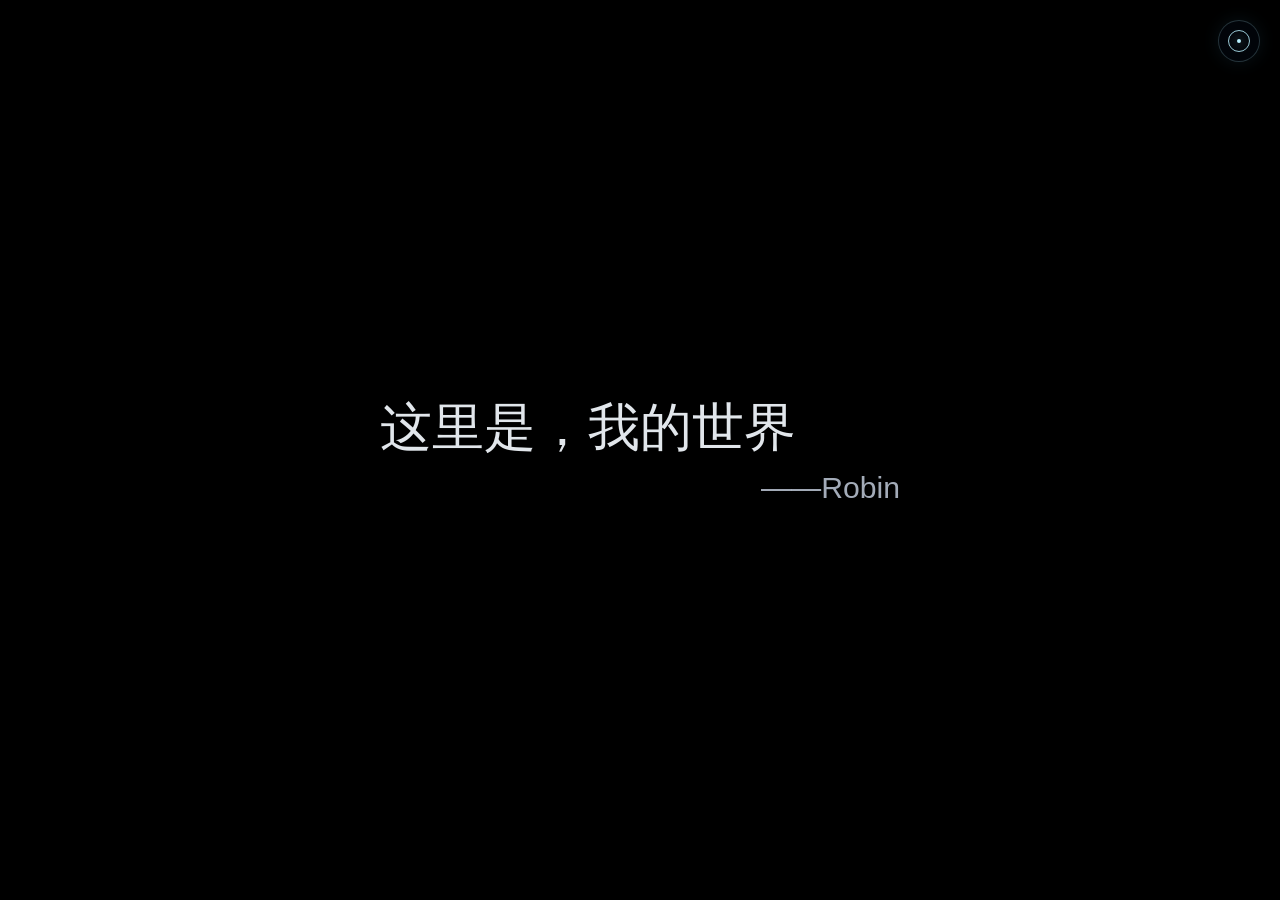
<file: index.html>
<!doctype html>
<html lang="zh-CN">
  <head>
    <meta charset="utf-8" />
    <meta name="viewport" content="width=device-width, initial-scale=1" />
    <meta name="description" content="Robin 的个人宇宙地图。" />
    <meta name="theme-color" content="#02040b" />
    <title>Robin | 个人宇宙地图</title>
    <link
      rel="icon"
      href="data:image/svg+xml,%3Csvg xmlns='http://www.w3.org/2000/svg' viewBox='0 0 64 64'%3E%3Crect width='64' height='64' rx='32' fill='%2302040b'/%3E%3Ccircle cx='32' cy='32' r='4' fill='%23b9f1ff'/%3E%3C/svg%3E"
    />
    <link rel="stylesheet" href="./styles.css?v=ink-universe-1" />
  </head>
  <body>
    <main class="universe-app" id="universe-app" aria-label="Robin 的个人宇宙地图">
      <section class="intro-screen" id="intro-screen" aria-live="polite">
        <div class="intro-message" id="intro-message">
          <p>这里是，我的世界</p>
          <p class="intro-signature">——Robin</p>
        </div>
      </section>

      <canvas id="universe-canvas" class="universe-canvas" aria-hidden="true"></canvas>

      <section class="hero-hud" id="hero-hud" aria-hidden="true">
        <p class="hero-kicker">星辰 · 进化之路</p>
        <h1 class="hero-name">Robin</h1>
        <p class="hero-subtitle">
          这里是，我的世界。
          <span class="hero-signature">—— 一个进化者的深空星图</span>
        </p>
      </section>

      <nav class="star-compass" id="star-compass" aria-label="星图导航">
        <button class="compass-toggle" id="compass-toggle" type="button" aria-label="打开星图导航">
          <span class="compass-icon">
            <span class="compass-ring-nav"></span>
            <span class="compass-core-nav"></span>
          </span>
        </button>
        <ul class="compass-menu" id="compass-menu" role="list">
          <li><button class="compass-anchor" data-nav="origin" type="button">星路入口</button></li>
          <li><button class="compass-anchor" data-nav="current" type="button">当前</button></li>
          <li><button class="compass-anchor" data-nav="past" type="button">远处节点</button></li>
        </ul>
      </nav>

      <p class="interaction-hint" id="interaction-hint" aria-hidden="true">
        触控板环视 · 捏合飞行 · 点击星标阅读
      </p>

      <section class="universe-fallback" id="universe-fallback" hidden aria-live="polite">
        <div class="universe-fallback__ink" aria-hidden="true"></div>
        <div class="universe-fallback__content">
          <p>墨色暂时无法成形</p>
          <span>请刷新页面，再次进入这方宇宙。</span>
        </div>
      </section>

      <section
        class="reading-overlay"
        id="reading-overlay"
        role="dialog"
        aria-modal="true"
        aria-hidden="true"
      >
        <button class="reading-close" id="reading-close" type="button" aria-label="关闭阅读">
          ×
        </button>
        <article class="reading-content" id="reading-content" tabindex="-1"></article>
      </section>

      <div class="interact-prompt" id="interact-prompt" role="button" tabindex="0" aria-hidden="true" hidden>
        <span class="interact-prompt__key">F</span>
        <span class="interact-prompt__label" id="interact-prompt-label">阅读</span>
      </div>

    </main>

    <noscript>
      <section class="noscript-fallback">
        <h1>Robin | 个人宇宙地图</h1>
        <p>这个页面需要启用 JavaScript 才能展示宇宙地图。</p>
      </section>
    </noscript>

    <script type="module" src="./src/app.mjs?v=universe-map-3"></script>
  </body>
</html>
</file>
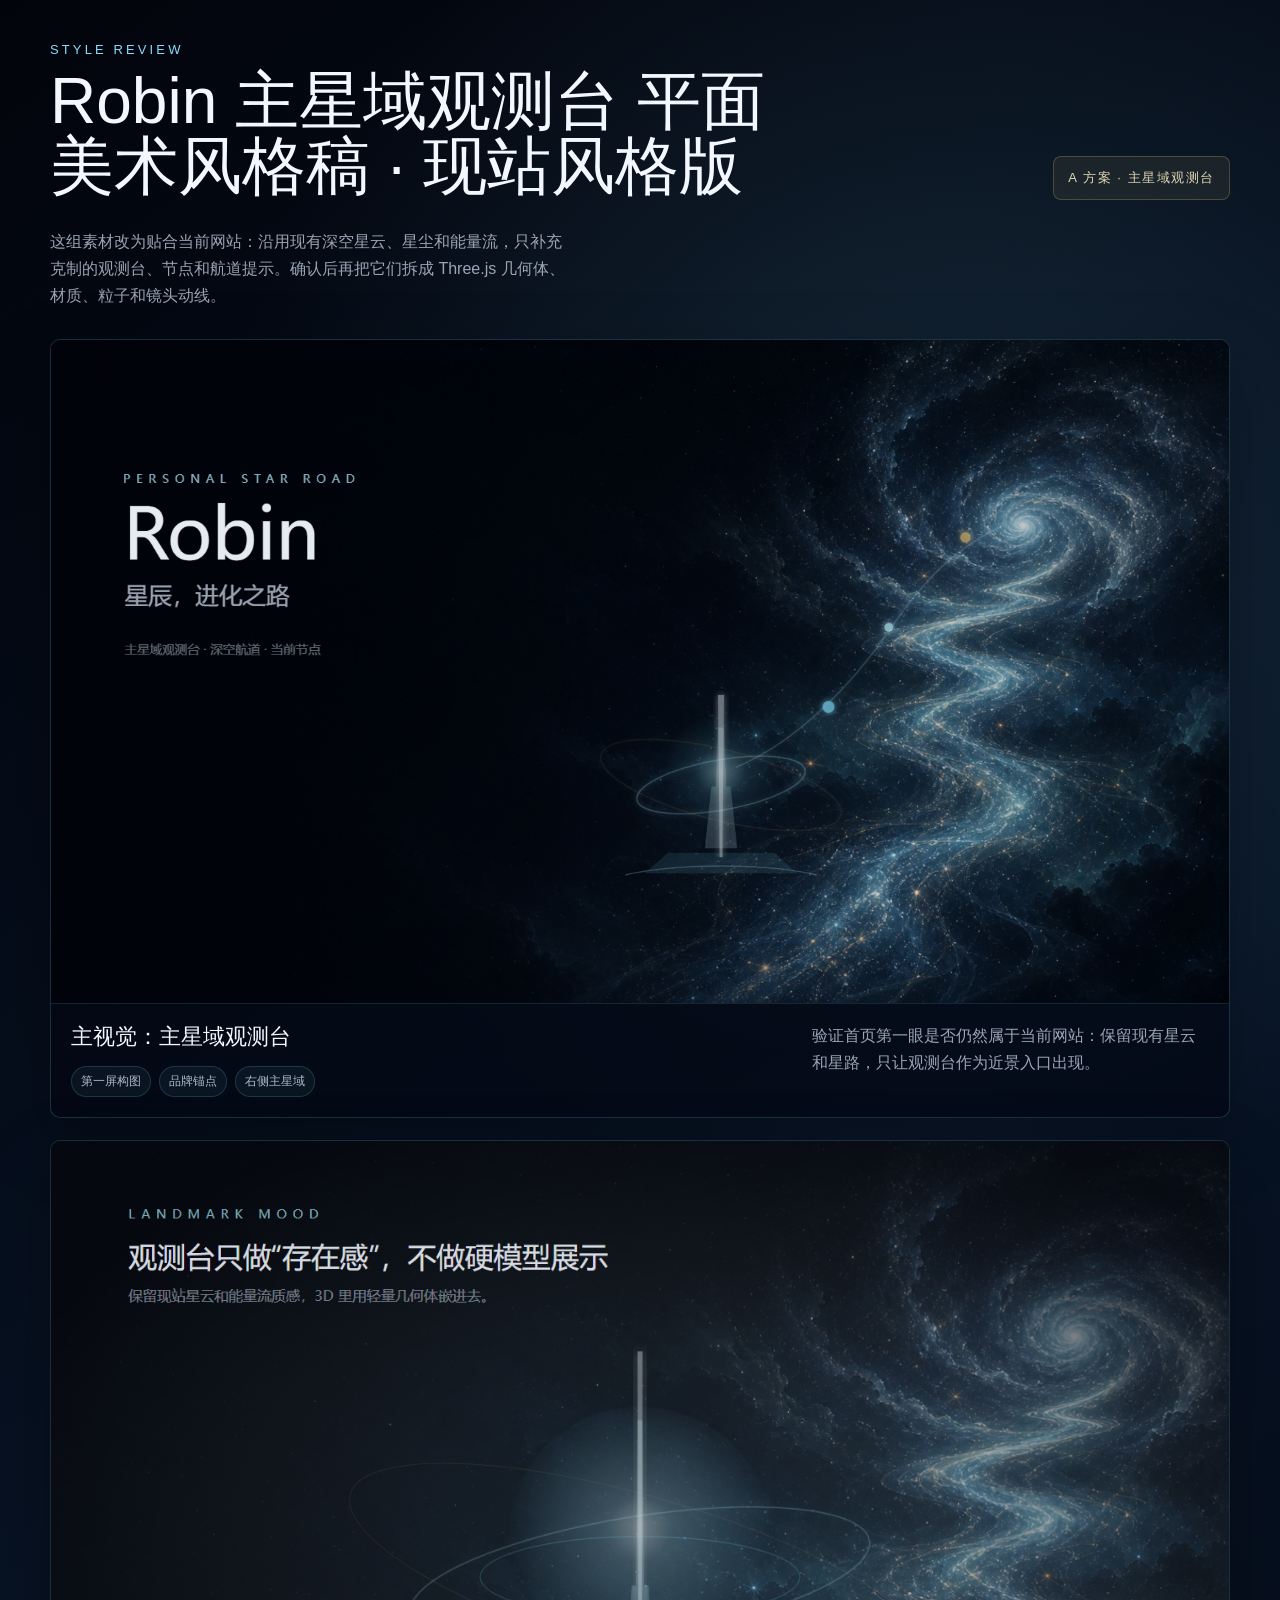
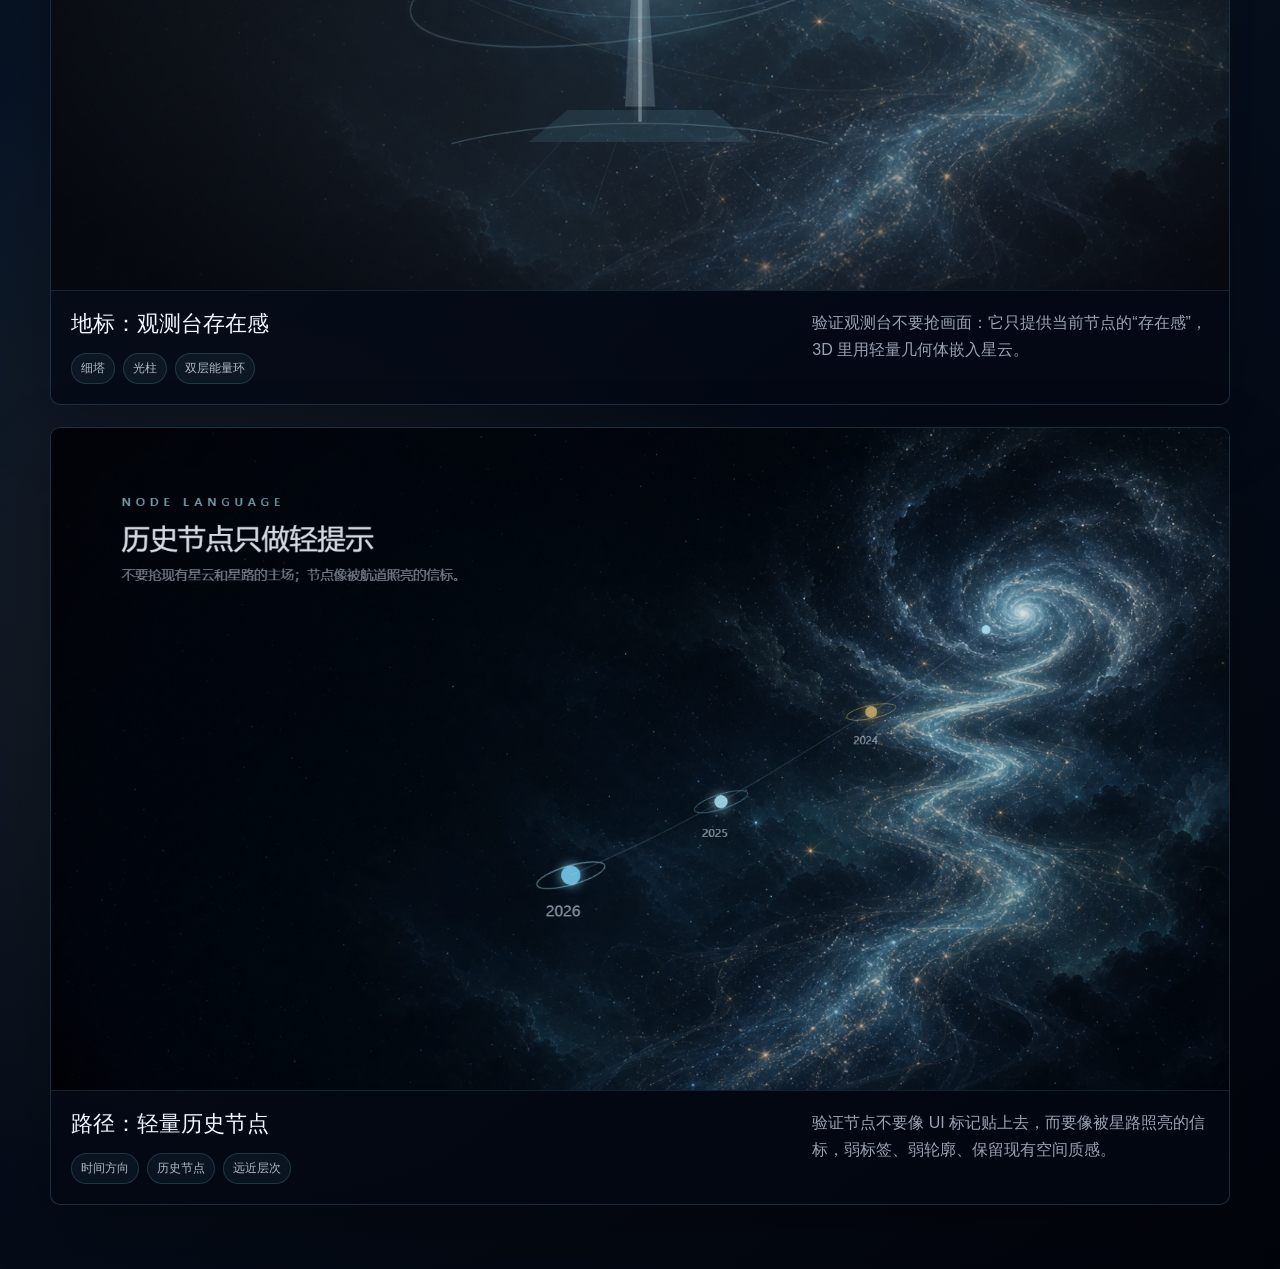
<file: assets/concepts/style-review.html>
<!doctype html>
<html lang="zh-CN">
  <head>
    <meta charset="utf-8" />
    <meta name="viewport" content="width=device-width, initial-scale=1" />
    <title>Robin 3D World Style Review</title>
    <style>
      :root {
        color-scheme: dark;
        --bg: #02040b;
        --panel: rgba(3, 8, 18, 0.72);
        --line: rgba(130, 223, 255, 0.18);
        --text: #f3f7ff;
        --muted: rgba(226, 237, 255, 0.68);
        --ice: #82dfff;
        --gold: #d8b86a;
        font-family: Inter, "Microsoft YaHei UI", "Microsoft YaHei", Arial, sans-serif;
      }

      * {
        box-sizing: border-box;
      }

      body {
        margin: 0;
        min-height: 100vh;
        color: var(--text);
        background:
          radial-gradient(circle at 72% 18%, rgba(130, 223, 255, 0.12), transparent 28%),
          radial-gradient(circle at 18% 78%, rgba(216, 184, 106, 0.08), transparent 24%),
          linear-gradient(145deg, #02040b 0%, #081426 48%, #02040b 100%);
      }

      main {
        width: min(1180px, calc(100vw - 40px));
        margin: 0 auto;
        padding: 42px 0 64px;
      }

      header {
        display: grid;
        grid-template-columns: minmax(0, 1fr) auto;
        gap: 24px;
        align-items: end;
        margin-bottom: 28px;
      }

      h1,
      h2,
      p {
        margin: 0;
      }

      .eyebrow {
        margin-bottom: 12px;
        color: var(--ice);
        font-size: 13px;
        letter-spacing: 0.24em;
        text-transform: uppercase;
      }

      h1 {
        max-width: 760px;
        font-size: clamp(36px, 5vw, 68px);
        line-height: 1.02;
        font-weight: 520;
      }

      .summary {
        max-width: 520px;
        color: var(--muted);
        font-size: 16px;
        line-height: 1.7;
      }

      .direction {
        padding: 12px 14px;
        color: rgba(255, 246, 204, 0.86);
        font-size: 13px;
        letter-spacing: 0.12em;
        border: 1px solid rgba(216, 184, 106, 0.26);
        border-radius: 8px;
        background: rgba(216, 184, 106, 0.08);
      }

      .grid {
        display: grid;
        gap: 22px;
      }

      .piece {
        overflow: hidden;
        border: 1px solid var(--line);
        border-radius: 10px;
        background: var(--panel);
        box-shadow: 0 24px 68px rgba(0, 0, 0, 0.28);
      }

      .piece img {
        display: block;
        width: 100%;
        height: auto;
        background: #02040b;
      }

      .piece-body {
        display: grid;
        grid-template-columns: minmax(0, 1fr) minmax(280px, 0.55fr);
        gap: 20px;
        padding: 18px 20px 20px;
        border-top: 1px solid rgba(130, 223, 255, 0.12);
      }

      h2 {
        font-size: 22px;
        font-weight: 520;
      }

      .piece-body p {
        color: var(--muted);
        line-height: 1.7;
      }

      .notes {
        display: flex;
        flex-wrap: wrap;
        gap: 8px;
        margin-top: 14px;
      }

      .notes span {
        padding: 6px 9px;
        color: rgba(226, 237, 255, 0.76);
        font-size: 12px;
        border: 1px solid rgba(130, 223, 255, 0.16);
        border-radius: 999px;
        background: rgba(130, 223, 255, 0.06);
      }

      @media (max-width: 820px) {
        header,
        .piece-body {
          grid-template-columns: 1fr;
        }

        main {
          width: min(100vw - 28px, 1180px);
          padding-top: 28px;
        }
      }
    </style>
  </head>
  <body>
    <main>
      <header>
        <div>
          <p class="eyebrow">Style Review</p>
          <h1>Robin 主星域观测台 平面美术风格稿 · 现站风格版</h1>
        </div>
        <div class="direction">A 方案 · 主星域观测台</div>
      </header>

      <p class="summary">
        这组素材改为贴合当前网站：沿用现有深空星云、星尘和能量流，只补充克制的观测台、节点和航道提示。确认后再把它们拆成 Three.js 几何体、材质、粒子和镜头动线。
      </p>

      <div class="grid" style="margin-top: 30px">
        <section class="piece">
          <img src="./current-site-style-main-world.png" alt="主星域观测台主视觉风格稿" />
          <div class="piece-body">
            <div>
              <h2>主视觉：主星域观测台</h2>
              <div class="notes">
                <span>第一屏构图</span>
                <span>品牌锚点</span>
                <span>右侧主星域</span>
              </div>
            </div>
            <p>验证首页第一眼是否仍然属于当前网站：保留现有星云和星路，只让观测台作为近景入口出现。</p>
          </div>
        </section>

        <section class="piece">
          <img src="./current-site-style-observatory-detail.png" alt="观测台地标细节风格稿" />
          <div class="piece-body">
            <div>
              <h2>地标：观测台存在感</h2>
              <div class="notes">
                <span>细塔</span>
                <span>光柱</span>
                <span>双层能量环</span>
              </div>
            </div>
            <p>验证观测台不要抢画面：它只提供当前节点的“存在感”，3D 里用轻量几何体嵌入星云。</p>
          </div>
        </section>

        <section class="piece">
          <img src="./current-site-style-route-nodes.png" alt="深空航道与历史信标风格稿" />
          <div class="piece-body">
            <div>
              <h2>路径：轻量历史节点</h2>
              <div class="notes">
                <span>时间方向</span>
                <span>历史节点</span>
                <span>远近层次</span>
              </div>
            </div>
            <p>验证节点不要像 UI 标记贴上去，而要像被星路照亮的信标，弱标签、弱轮廓、保留现有空间质感。</p>
          </div>
        </section>
      </div>
    </main>
  </body>
</html>
</file>
<file: styles.css>
/* ===== Design Tokens ===== */
:root {
  color-scheme: dark;

  /* Color */
  --bg: #050914;
  --bg-deep: #02040b;
  --text: #f3f7ff;
  --muted: rgba(226, 237, 255, 0.68);
  --faint: rgba(226, 237, 255, 0.38);
  --ice: #82dfff;
  --ice-strong: #b9f1ff;
  --gold: #d8b86a;
  --panel: rgba(3, 8, 18, 0.62);
  --panel-border: rgba(165, 222, 234, 0.22);
  --focus-ring: rgba(130, 223, 255, 0.7);

  /* Canvas rendering (RGB tuples for JS canvas API) */
  --ice-rgb: 130, 223, 255;
  --ice-strong-rgb: 185, 241, 255;
  --gold-rgb: 216, 184, 106;
  --star-core-rgb: 235, 250, 255;
  --star-fill-rgb: 221, 238, 255;
  --dust-dim-rgb: 226, 244, 255;
  --path-ambient-rgb: 210, 232, 246;
  --path-start-rgb: 218, 244, 255;
  --label-rgb: 218, 244, 255;
  --star-shadow-rgb: 130, 223, 255;

  /* Typography */
  --body-font: Inter, "Microsoft YaHei UI", "Microsoft YaHei", "PingFang SC",
    "Noto Sans CJK SC", Arial, sans-serif;

  /* Spacing */
  --space-xs: 4px;
  --space-sm: 8px;
  --space-md: 12px;
  --space-lg: 16px;
  --space-xl: 20px;
  --space-2xl: 24px;
  --space-3xl: 32px;

  /* Radius */
  --radius-sm: 4px;
  --radius-md: 8px;
  --radius-lg: 16px;
  --radius-full: 9999px;

  /* Transition */
  --ease-out: cubic-bezier(0.16, 1, 0.3, 1);
  --duration-fast: 180ms;
  --duration-normal: 260ms;
  --duration-slow: 520ms;
}

/* ===== Reset ===== */
* {
  box-sizing: border-box;
}

html,
body {
  width: 100%;
  min-height: 100%;
  margin: 0;
  background: var(--bg-deep);
  color: var(--text);
  font-family: var(--body-font);
  overflow: hidden;
}

button,
a {
  font: inherit;
}

/* ===== Focus Ring (shared) ===== */
:focus-visible {
  outline: 2px solid var(--focus-ring);
  outline-offset: 2px;
}

:focus:not(:focus-visible) {
  outline: none;
}

/* ===== Main Stage ===== */

/* ===== Star Canvas ===== */
.star-canvas {
  position: absolute;
  inset: 0;
  width: 100%;
  height: 100%;
  z-index: 1;
  display: block;
  touch-action: none;
  cursor: grab;
}

.star-canvas:active {
  cursor: grabbing;
}

/* ===== Hero Title ===== */
.hero-title {
  position: absolute;
  top: clamp(132px, 24vh, 210px);
  left: clamp(30px, 8vw, 126px);
  z-index: 3;
  max-width: min(430px, calc(100vw - 60px));
  pointer-events: none;
  transition:
    opacity var(--duration-slow) var(--ease-out),
    filter var(--duration-slow) var(--ease-out),
    transform var(--duration-slow) var(--ease-out);
}

.hero-title.is-stardust {
  opacity: 0;
  filter: blur(8px);
  transform: translateY(-10px);
}

.hero-kicker,
.hero-title h1,
.hero-subtitle {
  margin: 0;
  letter-spacing: 0;
}

.hero-kicker {
  margin-bottom: 18px;
  color: rgba(185, 241, 255, 0.66);
  font-size: 13px;
  line-height: 1;
  letter-spacing: 0.22em;
  text-transform: uppercase;
}

.hero-title h1 {
  font-size: clamp(56px, 7.4vw, 104px);
  font-weight: 500;
  line-height: 0.92;
  color: rgba(244, 250, 255, 0.96);
  text-shadow:
    0 0 30px rgba(2, 4, 11, 0.72),
    0 0 42px rgba(130, 223, 255, 0.18);
}

.hero-subtitle {
  margin-top: var(--space-xl);
  color: rgba(226, 237, 255, 0.78);
  font-size: clamp(18px, 2.1vw, 28px);
  font-weight: 300;
  line-height: 1.5;
  text-shadow: 0 0 22px rgba(2, 4, 11, 0.72);
}

/* ===== Compass Button ===== */
.compass-button {
  position: absolute;
  top: var(--space-xl);
  right: var(--space-xl);
  z-index: 6;
  display: grid;
  width: 42px;
  height: 42px;
  padding: 0;
  place-items: center;
  color: var(--ice-strong);
  background: rgba(4, 10, 22, 0.44);
  border: 1px solid rgba(165, 222, 234, 0.22);
  border-radius: 50%;
  box-shadow: 0 0 18px rgba(80, 179, 221, 0.1);
  cursor: pointer;
  backdrop-filter: blur(10px);
  transition:
    transform var(--duration-fast) var(--ease-out),
    box-shadow var(--duration-fast) var(--ease-out),
    border-color var(--duration-fast) var(--ease-out);
}

.compass-button:hover {
  transform: scale(1.08);
  box-shadow: 0 0 24px rgba(80, 179, 221, 0.24);
  border-color: rgba(165, 222, 234, 0.44);
}

.compass-button:active {
  transform: scale(0.94);
}

/* Compass icon parts */
.compass-ring {
  position: absolute;
  width: 25px;
  height: 25px;
  border: 1px solid currentColor;
  border-radius: 50%;
  opacity: 0.82;
}

.compass-ring::before,
.compass-ring::after {
  position: absolute;
  content: "";
  background: currentColor;
}

.compass-ring::before {
  top: 50%;
  left: var(--space-xs);
  width: 15px;
  height: 1px;
}

.compass-ring::after {
  top: var(--space-xs);
  left: 50%;
  width: 1px;
  height: 15px;
}

.compass-core {
  width: 5px;
  height: 5px;
  background: currentColor;
  border-radius: 50%;
  box-shadow: 0 0 14px currentColor;
}

/* ===== Hidden Nav ===== */
.hidden-nav {
  position: absolute;
  top: 72px;
  right: var(--space-xl);
  z-index: 5;
  display: flex;
  gap: var(--space-sm);
  padding: 6px;
  pointer-events: none;
  opacity: 0;
  transform: translateY(-8px);
  transition:
    opacity var(--duration-fast) var(--ease-out),
    transform var(--duration-fast) var(--ease-out);
}

.hidden-nav.is-open {
  pointer-events: auto;
  opacity: 1;
  transform: translateY(0);
}

.hidden-nav a {
  min-width: 54px;
  padding: 9px var(--space-md);
  color: rgba(239, 249, 255, 0.76);
  text-align: center;
  text-decoration: none;
  background: rgba(5, 11, 24, 0.54);
  border: 1px solid rgba(165, 222, 234, 0.14);
  border-radius: var(--radius-md);
  backdrop-filter: blur(12px);
  transition:
    background var(--duration-fast) var(--ease-out),
    border-color var(--duration-fast) var(--ease-out),
    color var(--duration-fast) var(--ease-out);
}

.hidden-nav a:hover {
  background: rgba(5, 11, 24, 0.7);
  border-color: rgba(165, 222, 234, 0.32);
  color: rgba(239, 249, 255, 0.95);
}

.hidden-nav a:active {
  background: rgba(5, 11, 24, 0.9);
}

/* ===== Detail Panel (Desktop) ===== */
.detail-panel {
  position: absolute;
  top: 100px;
  right: var(--space-xl);
  z-index: 4;
  width: min(352px, calc(100vw - 40px));
  padding: 22px 22px var(--space-xl);
  background: var(--panel);
  border: 1px solid var(--panel-border);
  border-radius: var(--radius-md);
  box-shadow:
    0 22px 54px rgba(0, 0, 0, 0.32),
    0 0 24px rgba(89, 199, 255, 0.1);
  opacity: 0;
  transform: translateX(var(--space-lg));
  pointer-events: none;
  backdrop-filter: blur(18px);
  transition:
    opacity var(--duration-normal) var(--ease-out),
    transform var(--duration-normal) var(--ease-out);
}

.detail-panel.is-open {
  opacity: 1;
  transform: translateX(0);
  pointer-events: auto;
}

/* ===== Panel Close Button ===== */
.panel-close {
  position: absolute;
  top: 10px;
  right: 10px;
  width: 28px;
  height: 28px;
  color: var(--muted);
  background: transparent;
  border: 0;
  border-radius: var(--radius-sm);
  cursor: pointer;
  transition:
    color var(--duration-fast) var(--ease-out),
    background var(--duration-fast) var(--ease-out);
}

.panel-close:hover {
  color: var(--ice-strong);
  background: rgba(130, 223, 255, 0.08);
}

.panel-close:active {
  color: var(--ice);
  background: rgba(130, 223, 255, 0.14);
}

/* ===== Panel Content ===== */
.panel-eyebrow {
  margin: 0 0 10px;
  color: rgba(185, 241, 255, 0.72);
  font-size: var(--space-md);
  letter-spacing: 0.14em;
  text-transform: uppercase;
}

.detail-panel h2,
.bottom-sheet h2 {
  margin: 0;
  font-size: 22px;
  line-height: 1.28;
  font-weight: 500;
}

.detail-panel p:last-child,
.bottom-sheet p:last-child {
  margin: 14px 0 0;
  color: rgba(226, 237, 255, 0.72);
  font-size: 14px;
  line-height: 1.75;
}

/* ===== Bottom Sheet (Mobile) ===== */
.bottom-sheet {
  position: absolute;
  right: var(--space-md);
  bottom: var(--space-md);
  left: var(--space-md);
  z-index: 4;
  padding: 18px 18px var(--space-xl);
  background: var(--panel);
  border: 1px solid var(--panel-border);
  border-radius: var(--radius-md);
  box-shadow: 0 18px 56px rgba(0, 0, 0, 0.36);
  backdrop-filter: blur(18px);
  opacity: 0;
  transform: translateY(calc(100% + var(--space-md)));
  pointer-events: none;
  transition:
    opacity var(--duration-normal) var(--ease-out),
    transform var(--duration-normal) var(--ease-out);
}

.bottom-sheet.is-open {
  opacity: 1;
  transform: translateY(0);
  pointer-events: auto;
}

/* ===== Sheet Handle ===== */
.sheet-handle {
  display: block;
  width: 42px;
  height: var(--space-xs);
  margin: 0 auto 18px;
  background: rgba(220, 244, 255, 0.3);
  border: 0;
  border-radius: var(--radius-full);
  cursor: pointer;
  transition:
    background var(--duration-fast) var(--ease-out),
    opacity var(--duration-fast) var(--ease-out);
}

.sheet-handle:hover {
  background: rgba(220, 244, 255, 0.5);
}

/* ===== Interaction Hint ===== */
.interaction-hint {
  position: absolute;
  right: 18px;
  bottom: 18px;
  z-index: 3;
  padding: 7px 10px;
  color: rgba(226, 237, 255, 0.44);
  font-size: var(--space-md);
  letter-spacing: 0.18em;
  background: rgba(5, 11, 24, 0.32);
  border: 1px solid rgba(142, 224, 255, 0.1);
  border-radius: var(--radius-md);
  transition: opacity var(--duration-fast) var(--ease-out);
}

.interaction-hint.is-hidden {
  opacity: 0;
}

/* ===== Noscript Fallback ===== */
.noscript-fallback {
  position: fixed;
  inset: 0;
  display: grid;
  padding: var(--space-3xl);
  place-content: center;
  color: var(--text);
  background: var(--bg);
}

/* ===== Mobile ===== */
@media (max-width: 760px) {
  html,
  body {
    overflow: auto;
  }

  .hero-title {
    top: 132px;
    right: var(--space-xl);
    left: var(--space-xl);
    max-width: 92vw;
  }

  .compass-button {
    top: 14px;
    right: 14px;
  }

  .hidden-nav {
    top: 62px;
    right: 14px;
    flex-direction: column;
  }

  .detail-panel {
    display: none;
  }

  .interaction-hint {
    right: 14px;
    left: auto;
    bottom: 14px;
  }
}

/* ===== Reduced Motion ===== */
@media (prefers-reduced-motion: reduce) {
  *,
  *::before,
  *::after {
    scroll-behavior: auto !important;
    transition-duration: 0.001ms !important;
    animation-duration: 0.001ms !important;
    animation-iteration-count: 1 !important;
  }
}

/* ===== Personal Universe Map Skeleton ===== */
.universe-app {
  position: relative;
  width: 100vw;
  height: 100svh;
  overflow: hidden;
  overscroll-behavior: none;
  background: #02040b;
  isolation: isolate;
}

.universe-canvas {
  position: absolute;
  inset: 0;
  z-index: 1;
  display: block;
  width: 100%;
  height: 100%;
  cursor: crosshair;
  overscroll-behavior: none;
  touch-action: none;
}

/* ===== Hero HUD (left dark-field overlay) ===== */
.hero-hud {
  position: absolute;
  top: clamp(132px, 24vh, 210px);
  left: clamp(30px, 8vw, 126px);
  z-index: 3;
  max-width: min(400px, calc(100vw - 60px));
  pointer-events: none;
  user-select: none;
  transition:
    opacity 820ms cubic-bezier(0.16, 1, 0.3, 1),
    transform 820ms cubic-bezier(0.16, 1, 0.3, 1);
}

.hero-hud.is-exploring {
  opacity: 0.32;
  transform: translateY(-6px);
}

.hero-hud .hero-kicker {
  margin: 0 0 10px;
  color: rgba(185, 241, 255, 0.58);
  font-size: 13px;
  font-weight: 400;
  line-height: 1;
  letter-spacing: 0.22em;
  text-transform: uppercase;
}

.hero-hud .hero-name {
  margin: 0;
  font-size: clamp(56px, 7.4vw, 98px);
  font-weight: 500;
  line-height: 0.94;
  color: rgba(244, 250, 255, 0.94);
  text-shadow:
    0 0 30px rgba(2, 4, 11, 0.72),
    0 0 42px rgba(130, 223, 255, 0.14);
}

.hero-hud .hero-subtitle {
  margin: 18px 0 0;
  color: rgba(226, 237, 255, 0.66);
  font-size: clamp(17px, 2vw, 26px);
  font-weight: 300;
  line-height: 1.55;
}

.hero-hud .hero-signature {
  display: block;
  margin-top: 6px;
  color: rgba(226, 237, 255, 0.42);
  font-size: 0.68em;
}

/* ===== Star Compass Navigation ===== */
.star-compass {
  position: absolute;
  top: var(--space-xl);
  right: var(--space-xl);
  z-index: 5;
  display: flex;
  flex-direction: column;
  align-items: flex-end;
  gap: 8px;
}

.compass-toggle {
  width: 42px;
  height: 42px;
  display: grid;
  place-items: center;
  padding: 0;
  color: var(--ice-strong);
  background: rgba(4, 10, 22, 0.44);
  border: 1px solid rgba(165, 222, 234, 0.22);
  border-radius: 50%;
  box-shadow: 0 0 18px rgba(80, 179, 221, 0.1);
  cursor: pointer;
  backdrop-filter: blur(10px);
  transition:
    transform var(--duration-fast) var(--ease-out),
    box-shadow var(--duration-fast) var(--ease-out),
    border-color var(--duration-fast) var(--ease-out);
}

.compass-toggle:hover {
  transform: scale(1.08);
  box-shadow: 0 0 24px rgba(80, 179, 221, 0.24);
  border-color: rgba(165, 222, 234, 0.44);
}

.compass-toggle:active {
  transform: scale(0.94);
}

.compass-icon {
  position: relative;
  display: grid;
  place-items: center;
}

.compass-ring-nav {
  position: absolute;
  width: 22px;
  height: 22px;
  border: 1px solid currentColor;
  border-radius: 50%;
  opacity: 0.82;
}

.compass-core-nav {
  width: 4px;
  height: 4px;
  background: currentColor;
  border-radius: 50%;
  box-shadow: 0 0 12px currentColor;
}

.compass-menu {
  display: none;
  flex-direction: column;
  gap: 2px;
  margin: 0;
  padding: 6px;
  list-style: none;
  background: rgba(5, 11, 24, 0.62);
  border: 1px solid rgba(165, 222, 234, 0.14);
  border-radius: var(--radius-md);
  backdrop-filter: blur(12px);
  box-shadow: 0 12px 32px rgba(0, 0, 0, 0.4);
}

.star-compass.is-open .compass-menu {
  display: flex;
}

.compass-anchor {
  display: block;
  width: 100%;
  min-width: 120px;
  padding: 8px 14px;
  color: rgba(226, 237, 255, 0.68);
  font-size: 13px;
  text-align: left;
  background: transparent;
  border: none;
  border-radius: 4px;
  cursor: pointer;
  transition:
    background var(--duration-fast) var(--ease-out),
    color var(--duration-fast) var(--ease-out);
}

.compass-anchor:hover {
  color: rgba(244, 250, 255, 0.94);
  background: rgba(130, 223, 255, 0.08);
}

.compass-anchor:focus-visible {
  outline: 2px solid var(--focus-ring);
  outline-offset: -2px;
}

.universe-app[data-render-mode="fallback"] .universe-canvas,
.universe-app[data-render-mode="fallback"] .intro-screen {
  display: none;
}

.universe-fallback {
  position: absolute;
  inset: 0;
  z-index: 4;
  display: grid;
  place-items: center;
  overflow: hidden;
  color: rgba(227, 240, 241, 0.92);
  background:
    radial-gradient(ellipse at 64% 42%, rgba(30, 93, 108, 0.48), transparent 31%),
    radial-gradient(ellipse at 31% 62%, rgba(9, 34, 49, 0.92), transparent 42%),
    #010407;
}

.universe-fallback[hidden] {
  display: none;
}

.universe-fallback__ink {
  position: absolute;
  width: min(82vw, 900px);
  aspect-ratio: 1.8;
  opacity: 0.84;
  filter: blur(1px);
  background:
    radial-gradient(ellipse at 32% 52%, rgba(87, 148, 160, 0.54), transparent 11%),
    radial-gradient(ellipse at 58% 38%, rgba(38, 105, 122, 0.66), transparent 23%),
    radial-gradient(ellipse at 74% 62%, rgba(101, 148, 156, 0.26), transparent 14%);
  transform: rotate(-9deg) scale(1.36);
}

.universe-fallback__content {
  position: relative;
  display: grid;
  gap: 10px;
  max-width: min(360px, calc(100vw - 48px));
  text-align: center;
  text-shadow: 0 4px 24px rgba(0, 0, 0, 0.8);
}

.universe-fallback__content p {
  margin: 0;
  font-size: clamp(23px, 4vw, 38px);
  font-weight: 400;
}

.universe-fallback__content span {
  color: rgba(194, 215, 219, 0.68);
  font-size: 14px;
}

.intro-screen {
  position: fixed;
  inset: 0;
  z-index: 5;
  display: grid;
  place-items: center;
  padding: 32px;
  background: #000;
  opacity: 1;
  pointer-events: auto;
  transition:
    opacity 960ms cubic-bezier(0.16, 1, 0.3, 1),
    filter 960ms cubic-bezier(0.16, 1, 0.3, 1);
}

.intro-screen::after {
  position: absolute;
  left: 50%;
  top: 50%;
  width: 5px;
  height: 5px;
  border-radius: 50%;
  content: "";
  background: rgba(244, 252, 255, 0);
  box-shadow:
    0 0 0 rgba(185, 241, 255, 0),
    0 0 0 rgba(130, 223, 255, 0);
  transform: translate(-50%, -50%) scale(0.2);
  transition:
    background 520ms cubic-bezier(0.16, 1, 0.3, 1),
    box-shadow 720ms cubic-bezier(0.16, 1, 0.3, 1),
    transform 720ms cubic-bezier(0.16, 1, 0.3, 1);
}

.intro-message {
  width: min(520px, calc(100vw - 48px));
  color: rgba(244, 250, 255, 0.92);
  font-size: clamp(24px, 4.8vw, 52px);
  font-weight: 300;
  line-height: 1.45;
  letter-spacing: 0;
  opacity: 0;
  filter: blur(8px);
  transform: scale(1.04);
  transition:
    opacity 760ms cubic-bezier(0.16, 1, 0.3, 1),
    filter 760ms cubic-bezier(0.16, 1, 0.3, 1),
    transform 920ms cubic-bezier(0.16, 1, 0.3, 1);
}

.intro-message p {
  margin: 0;
}

.intro-signature {
  margin-top: 14px;
  color: rgba(226, 237, 255, 0.72);
  font-size: 0.58em;
  text-align: right;
}

.intro-screen[data-phase="message"] .intro-message {
  opacity: 1;
  filter: blur(0);
  transform: scale(1);
}

.intro-screen[data-phase="collapse"] .intro-message {
  opacity: 0.18;
  filter: blur(12px);
  transform: scale(0.02);
}

.intro-screen[data-phase="collapse"]::after,
.intro-screen[data-phase="reveal"]::after {
  background: rgba(244, 252, 255, 1);
  box-shadow:
    0 0 28px rgba(185, 241, 255, 0.88),
    0 0 92px rgba(130, 223, 255, 0.68);
  transform: translate(-50%, -50%) scale(1);
}

.intro-screen[data-phase="reveal"],
.intro-screen[data-phase="done"] {
  opacity: 0;
  filter: blur(10px);
  pointer-events: none;
}

.reading-overlay {
  position: fixed;
  inset: 0;
  z-index: 6;
  display: grid;
  place-items: center;
  padding: clamp(18px, 4vw, 48px);
  background:
    radial-gradient(circle at 50% 42%, rgba(12, 42, 62, 0.34), rgba(2, 4, 11, 0.84) 58%),
    rgba(0, 0, 0, 0.42);
  opacity: 0;
  pointer-events: none;
  backdrop-filter: blur(8px);
  transition: opacity 260ms cubic-bezier(0.16, 1, 0.3, 1);
}

.reading-overlay.is-open {
  opacity: 1;
  pointer-events: auto;
}

.reading-content {
  width: min(760px, 100%);
  max-height: min(78svh, 780px);
  overflow: auto;
  padding: clamp(26px, 5vw, 56px);
  color: rgba(244, 250, 255, 0.94);
  background:
    linear-gradient(180deg, rgba(8, 20, 32, 0.64), rgba(2, 4, 11, 0.7)),
    rgba(2, 4, 11, 0.58);
  border: 1px solid rgba(185, 241, 255, 0.14);
  border-radius: 8px;
  box-shadow: 0 24px 80px rgba(0, 0, 0, 0.46);
}

.reading-header h1 {
  margin: 0;
  color: rgba(244, 250, 255, 0.96);
  font-size: clamp(30px, 5vw, 54px);
  font-weight: 500;
  line-height: 1.1;
}

.reading-date {
  margin: 0 0 12px;
  color: rgba(185, 241, 255, 0.58);
  font-size: 13px;
}

.reading-summary {
  margin: 18px 0 0;
  color: rgba(226, 237, 255, 0.72);
  font-size: 17px;
  line-height: 1.8;
}

.reading-body {
  margin-top: 34px;
  color: rgba(226, 237, 255, 0.82);
  font-size: 16px;
  line-height: 1.9;
}

.reading-body h2,
.reading-body h3 {
  margin: 32px 0 12px;
  color: rgba(244, 250, 255, 0.94);
  font-weight: 500;
}

.reading-body p {
  margin: 0 0 18px;
}

.reading-close {
  position: fixed;
  top: 18px;
  right: 18px;
  z-index: 7;
  display: grid;
  place-items: center;
  width: 42px;
  height: 42px;
  color: rgba(226, 237, 255, 0.72);
  background: rgba(2, 4, 11, 0.42);
  border: 1px solid rgba(185, 241, 255, 0.16);
  border-radius: 50%;
  cursor: pointer;
}

.reading-close:hover {
  color: rgba(244, 250, 255, 0.96);
  border-color: rgba(185, 241, 255, 0.34);
}

.noscript-fallback {
  position: fixed;
  inset: 0;
  display: grid;
  place-content: center;
  padding: 32px;
  color: #f3f7ff;
  background: #02040b;
  text-align: center;
}

@media (max-width: 760px) {
  html,
  body {
    overflow: hidden;
  }

  .intro-message {
    width: min(340px, calc(100vw - 42px));
  }

  .reading-overlay {
    align-items: end;
    padding: 18px;
  }

  .reading-content {
    max-height: 76svh;
    padding: 26px 22px;
  }

  .reading-close {
    top: 14px;
    right: 14px;
    width: 40px;
    height: 40px;
  }
}

/* ===== Proximity interaction prompt (Genshin-like) ===== */
.interact-prompt {
  position: fixed;
  left: 0;
  top: 0;
  z-index: 6;
  display: inline-flex;
  align-items: center;
  gap: 10px;
  max-width: min(72vw, 360px);
  padding: 9px 16px 9px 10px;
  color: rgba(244, 250, 255, 0.95);
  font-size: 13px;
  background: rgba(4, 10, 22, 0.62);
  border: 1px solid rgba(185, 241, 255, 0.34);
  border-radius: 999px;
  box-shadow: 0 14px 34px rgba(0, 0, 0, 0.34);
  backdrop-filter: blur(12px);
  cursor: pointer;
  pointer-events: auto;
  transform: translate(-50%, -100%);
  will-change: transform;
}

.interact-prompt[hidden] {
  display: none;
}

.interact-prompt__key {
  display: inline-flex;
  align-items: center;
  justify-content: center;
  min-width: 22px;
  height: 22px;
  padding: 0 6px;
  color: var(--accent-strong);
  font-size: 12px;
  letter-spacing: 0.06em;
  border: 1px solid rgba(185, 241, 255, 0.5);
  border-radius: 6px;
}

.interact-prompt__label {
  overflow: hidden;
  white-space: nowrap;
  text-overflow: ellipsis;
}
</file>
